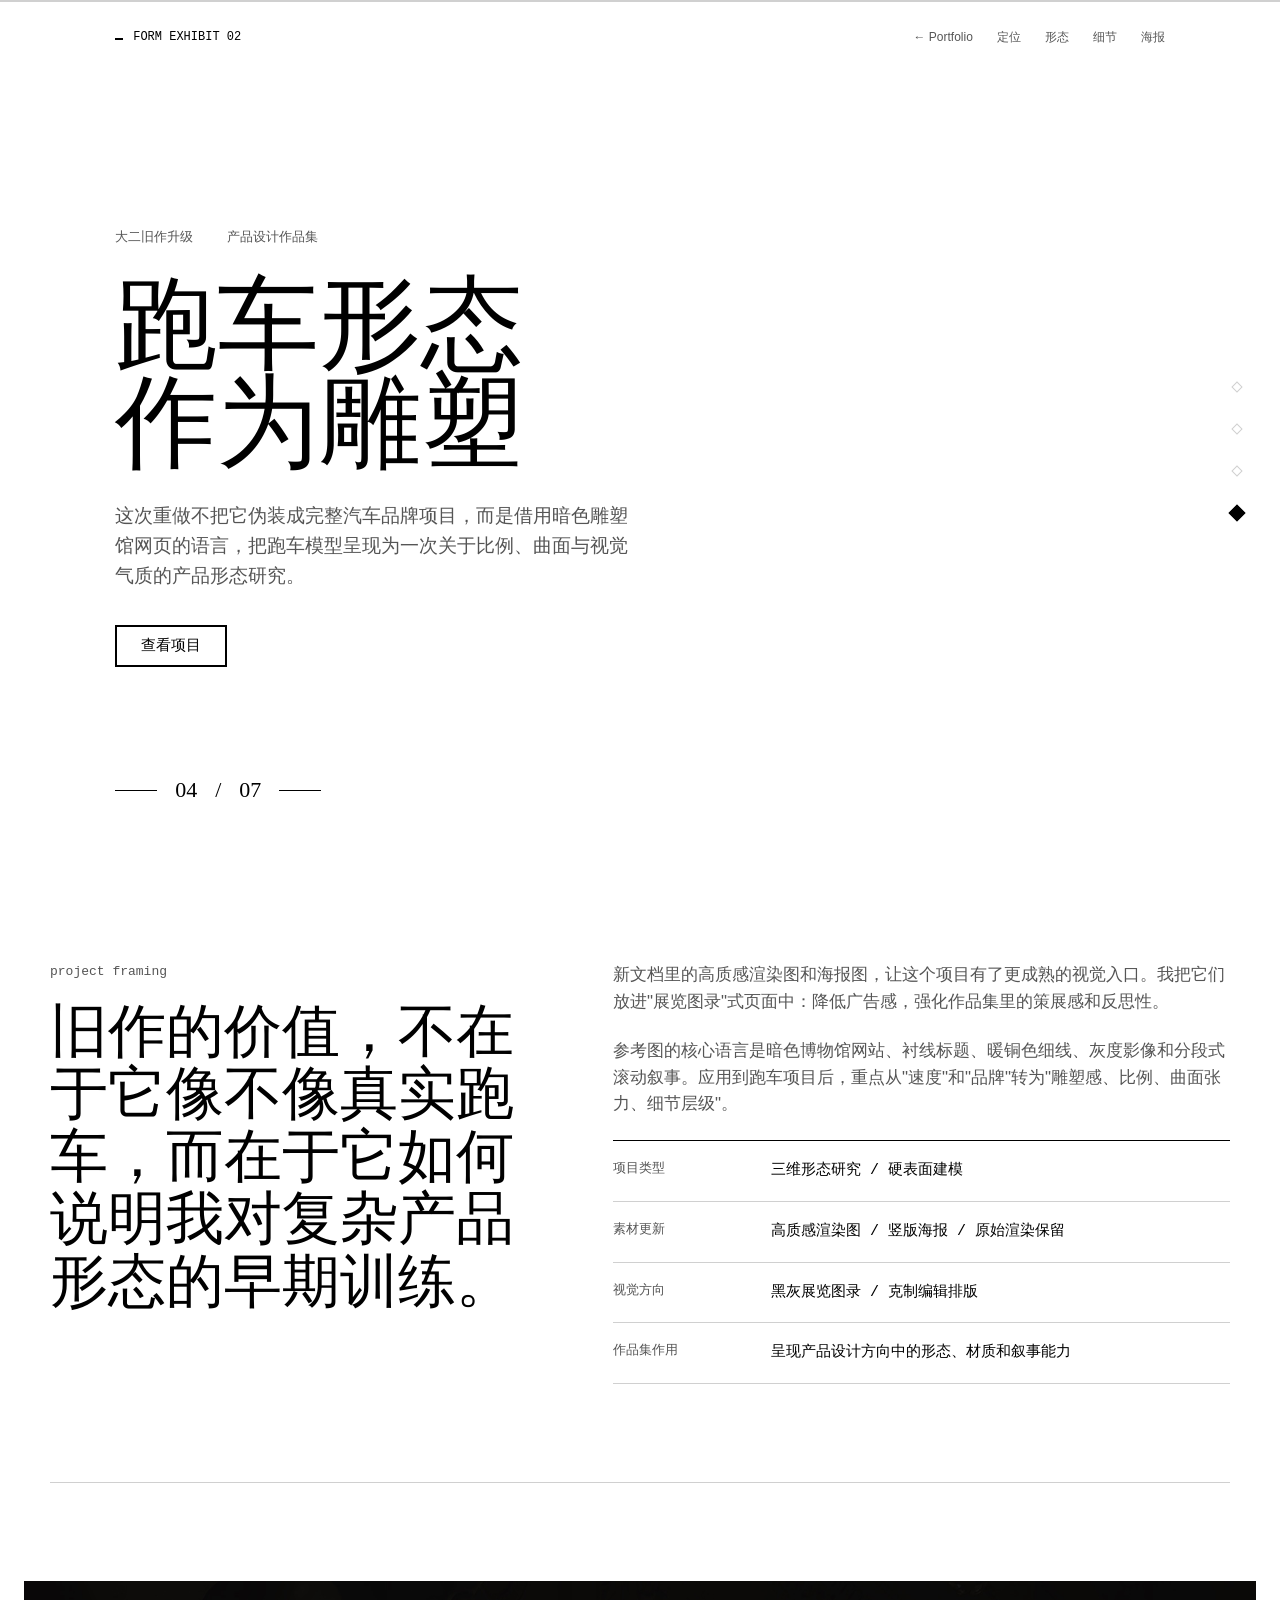
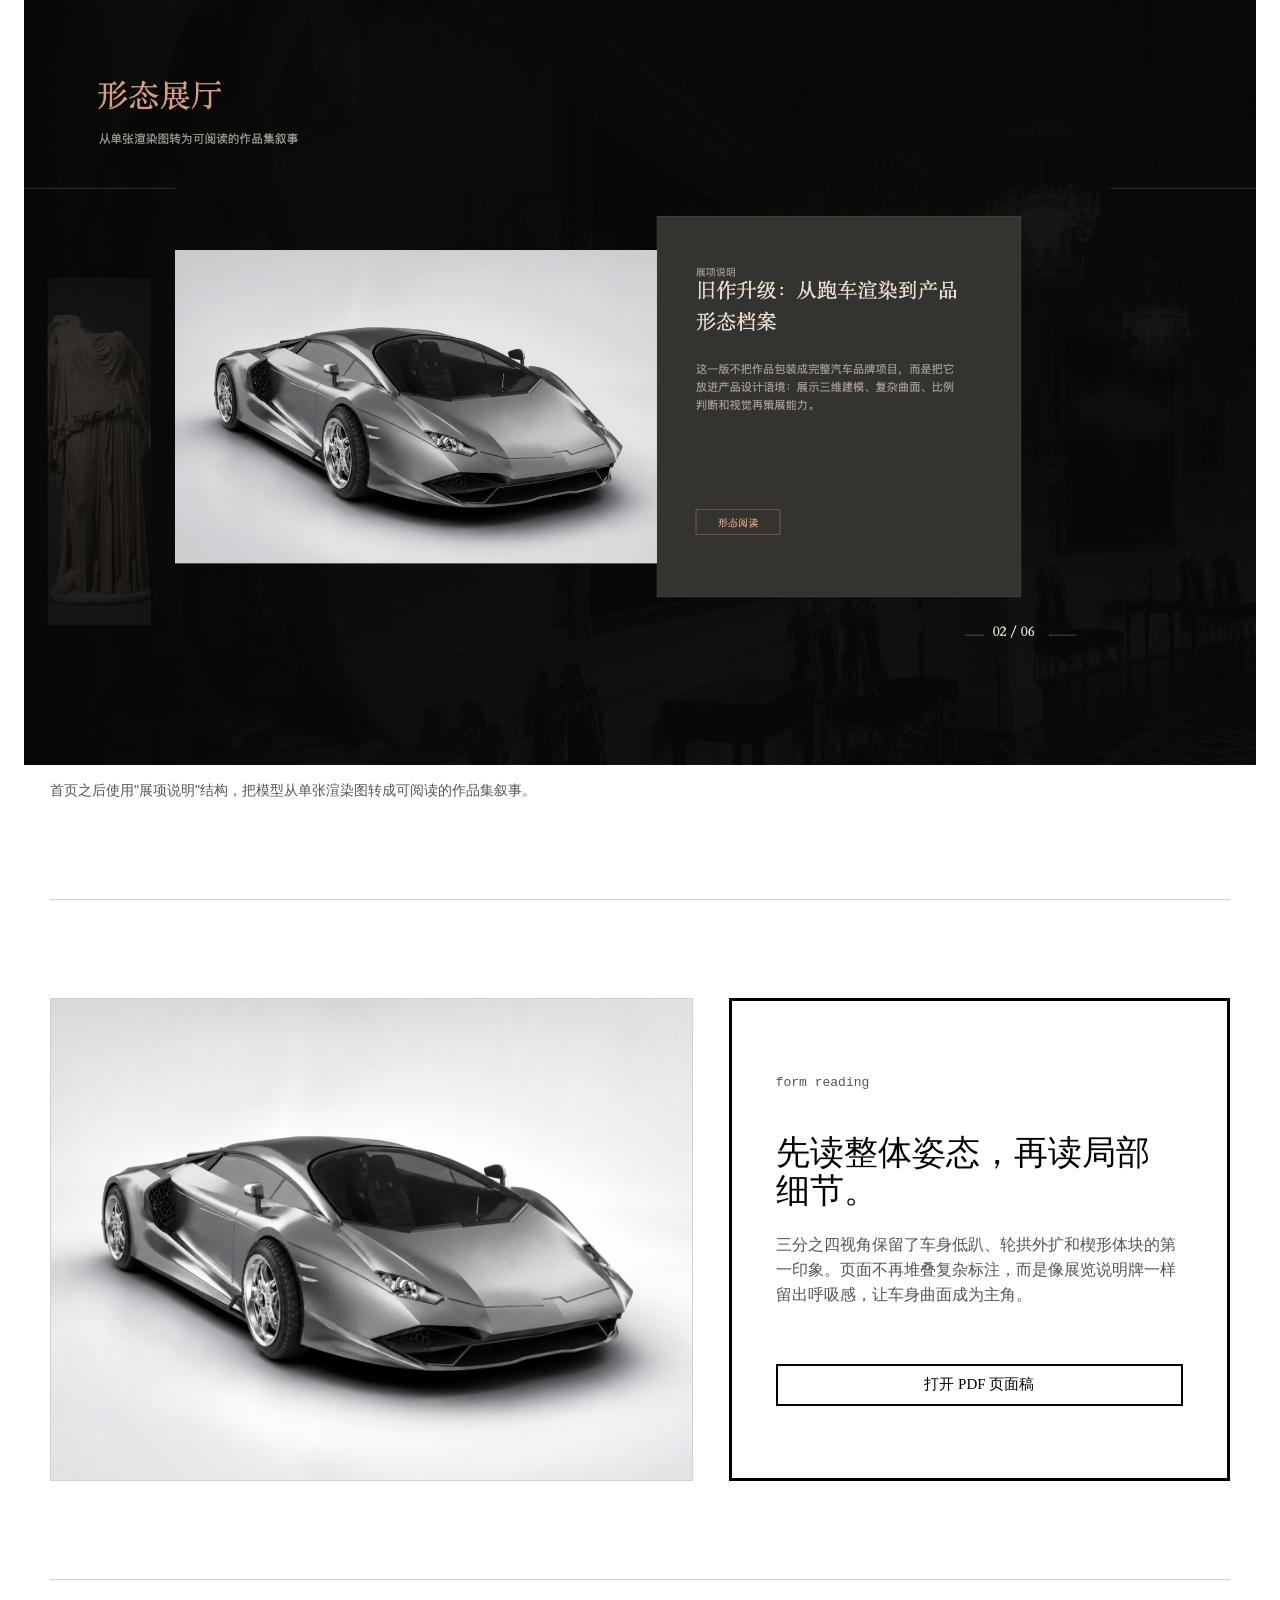
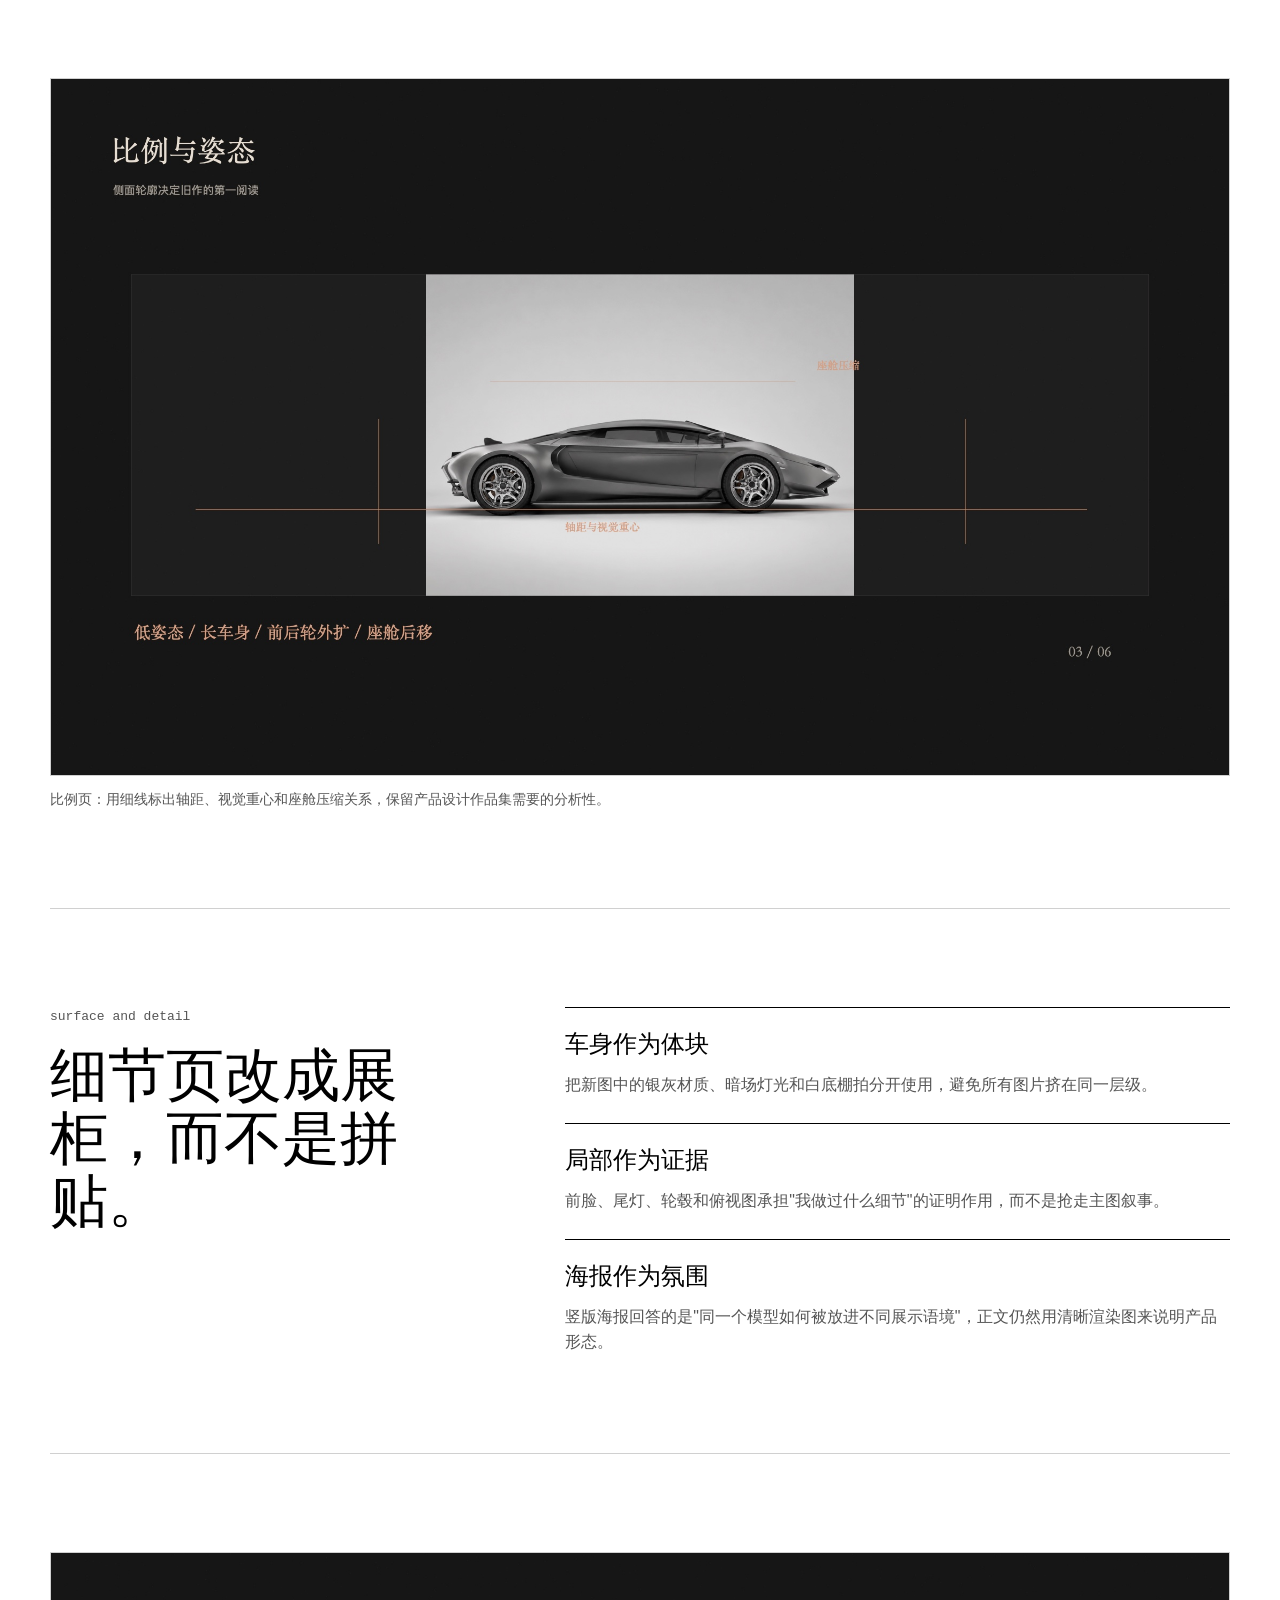
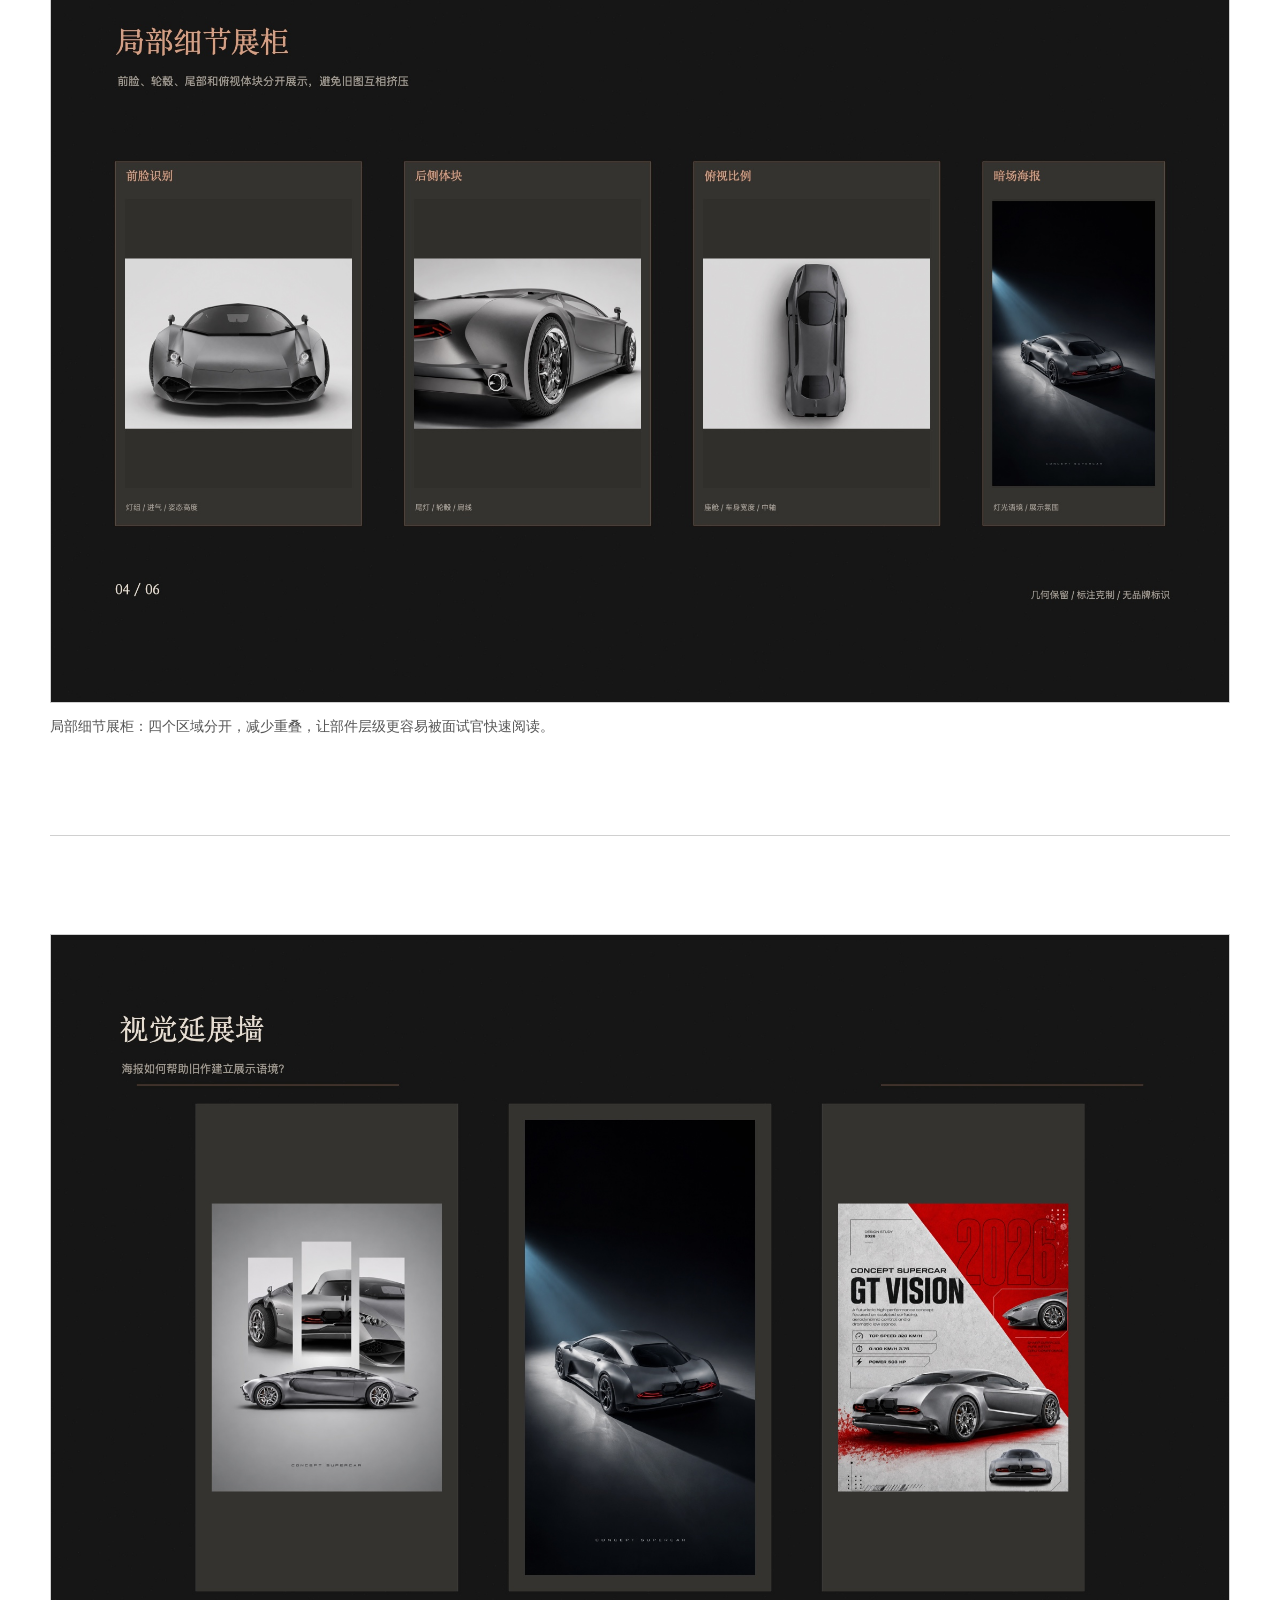
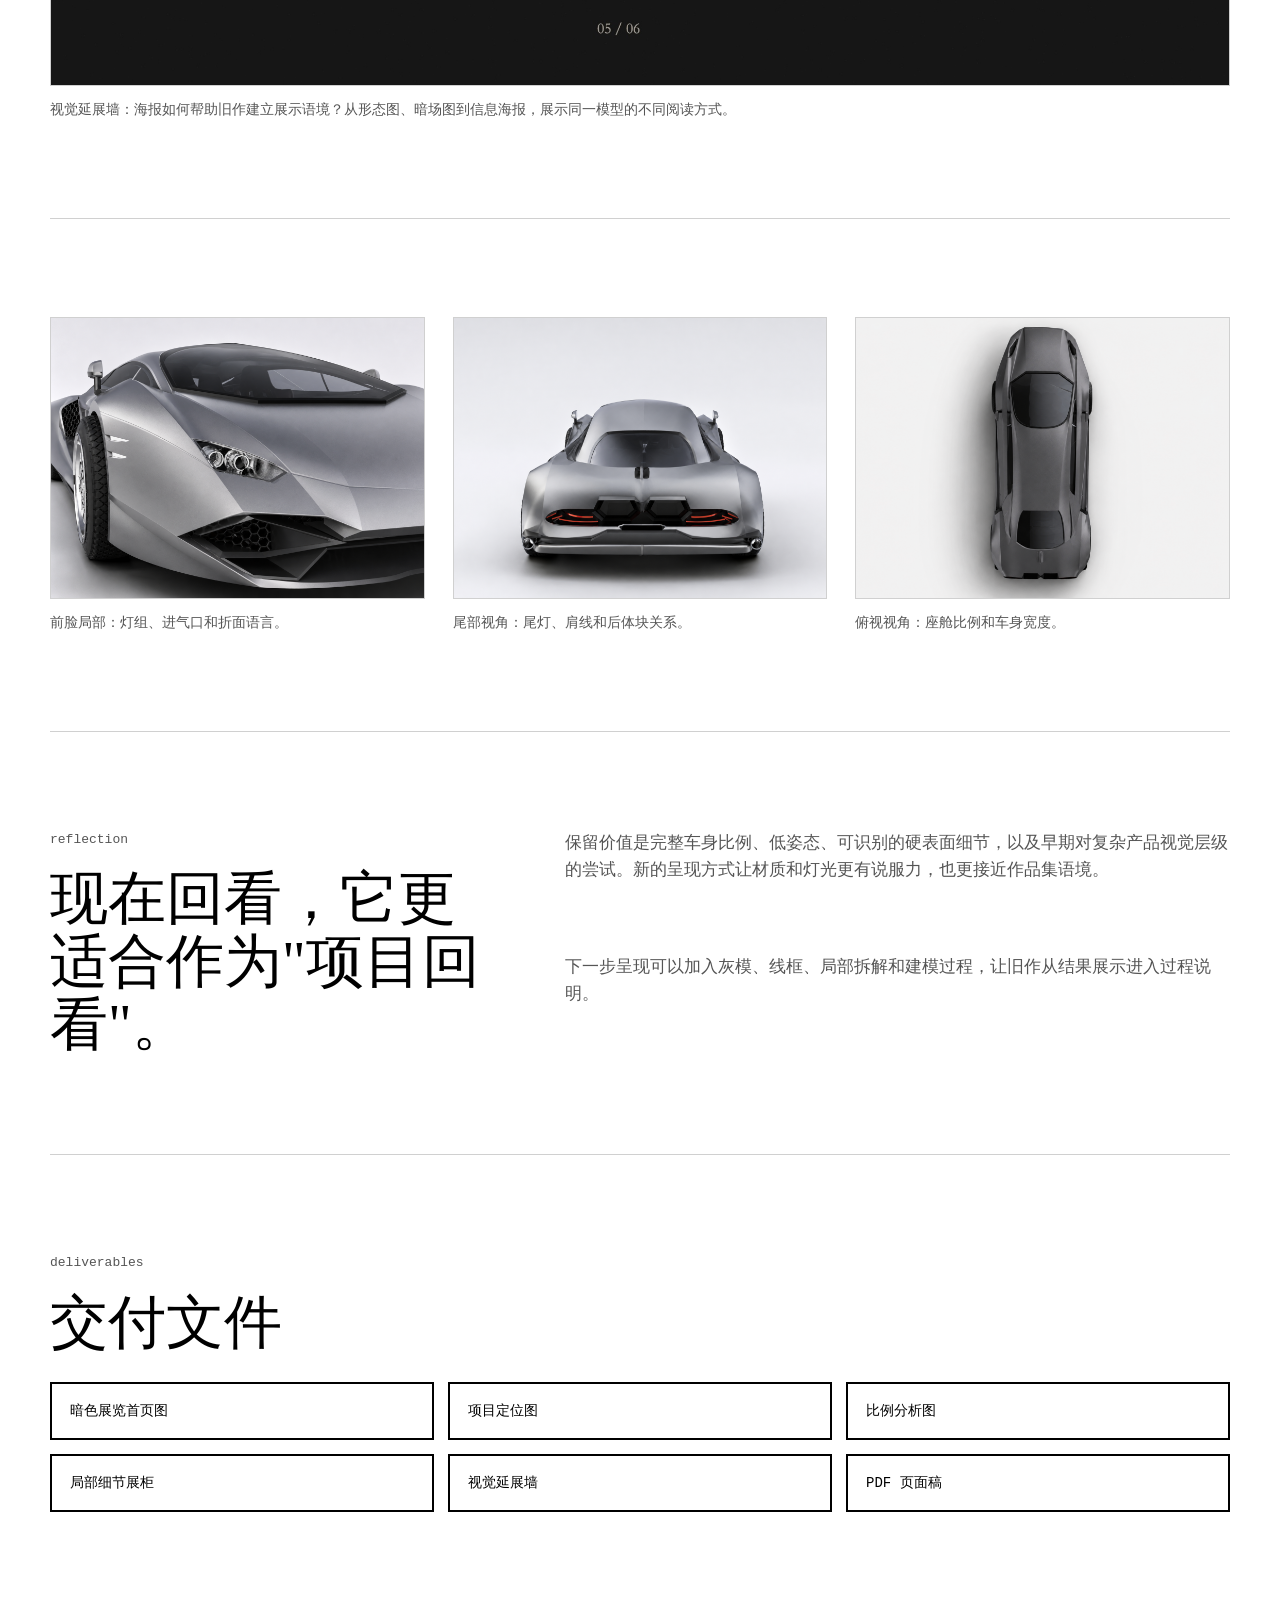
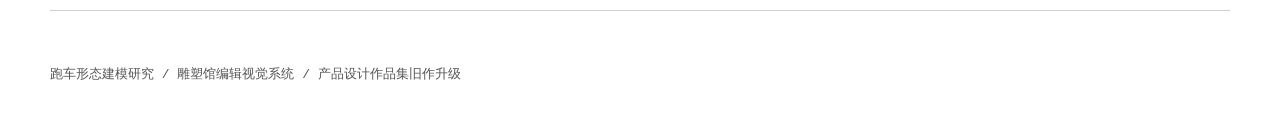
<file: portfolio-page.html>
<!doctype html>
<html lang="zh-CN">
  <head>
    <meta charset="utf-8">
    <meta name="viewport" content="width=device-width, initial-scale=1">
    <title>跑车形态建模研究｜旧作升级</title>
    <style>
      :root {
        --paper: #ffffff;
        --ink: #000000;
        --deep: #e8e8e8;
        --panel: #ffffff;
        --muted: #555555;
        --rule: #000000;
        --rule-light: #d0d0d0;
        --ease-art: cubic-bezier(0.19, 1, 0.22, 1);
      }

      * { box-sizing: border-box; }
      html { scroll-behavior: smooth; }

      body {
        margin: 0;
        color: var(--ink);
        background: var(--paper);
        font-family: -apple-system, BlinkMacSystemFont, "Helvetica Neue", Arial, sans-serif;
        line-height: 1.58;
        overflow-x: hidden;
      }

      img { display: block; width: 100%; height: auto; }
      a { color: inherit; }
      button { font: inherit; }

      .serif { font-family: Georgia, "Songti SC", "STSong", serif; }

      .mono {
        font-family: ui-monospace, SFMono-Regular, Menlo, Monaco, Consolas, monospace;
      }

      .topbar {
        position: fixed;
        top: 28px;
        left: 9vw;
        right: 9vw;
        z-index: 10;
        display: flex;
        justify-content: space-between;
        align-items: center;
        font-size: 12px;
        color: var(--muted);
        transition: top 360ms ease, padding 360ms ease, background 360ms ease;
      }

      .topbar.is-scrolled {
        top: 16px;
        padding: 12px 16px;
        background: rgba(255, 255, 255, 0.92);
        border: 1px solid var(--ink);
        color: var(--ink);
      }

      .brand { letter-spacing: 0; color: var(--ink); }

      .brand::before {
        content: "";
        display: inline-block;
        width: 8px;
        height: 2px;
        margin-right: 10px;
        background: var(--ink);
        vertical-align: 0;
      }

      nav { display: flex; gap: 24px; }

      nav a {
        color: var(--muted);
        text-decoration: none;
        transition: color 200ms ease;
      }

      nav a:hover { color: var(--ink); text-decoration: underline; }

      .progress {
        position: fixed;
        top: 0; left: 0; right: 0;
        z-index: 20;
        height: 2px;
        background: var(--rule-light);
      }

      .progress span {
        display: block;
        width: calc(var(--progress, 0) * 1%);
        height: 100%;
        background: var(--ink);
        transition: width 90ms linear;
      }

      .chapter-rail {
        position: fixed;
        right: 28px;
        top: 50%;
        z-index: 8;
        display: grid;
        gap: 12px;
        transform: translateY(-50%);
      }

      .chapter-dot {
        width: 30px; height: 30px;
        border: 0;
        background: transparent;
        color: var(--rule-light);
        cursor: pointer;
        position: relative;
      }

      .chapter-dot::before {
        content: "";
        position: absolute;
        left: 50%; top: 50%;
        width: 6px; height: 6px;
        border: 1px solid currentColor;
        transform: translate(-50%, -50%) rotate(45deg);
        transition: width 220ms ease, height 220ms ease, color 220ms ease;
      }

      .chapter-dot.is-active { color: var(--ink); }

      .chapter-dot.is-active::before {
        width: 10px; height: 10px;
        background: var(--ink);
      }

      .hero {
        min-height: 96vh;
        position: relative;
        display: grid;
        grid-template-columns: minmax(0, 0.9fr) minmax(420px, 0.8fr);
        gap: 72px;
        align-items: center;
        padding: 110px 9vw 80px;
        overflow: hidden;
        background: var(--bg, #ffffff);
        isolation: isolate;
      }

      .hero-inner {
        position: relative;
        z-index: 2;
        max-width: 760px;
        animation: heroTextIn 900ms ease both;
      }

      .meta-line {
        display: flex;
        flex-wrap: wrap;
        gap: 34px;
        margin-bottom: 28px;
        color: var(--muted);
        font-size: 13px;
      }

      h1, h2, h3 {
        margin: 0;
        font-family: Georgia, "Songti SC", "STSong", serif;
        font-weight: 400;
        letter-spacing: 0;
      }

      h1 {
        max-width: 720px;
        font-size: clamp(48px, 8vw, 104px);
        line-height: 0.96;
      }

      .hero-copy {
        max-width: 620px;
        margin: 28px 0 0;
        color: var(--muted);
        font-size: 19px;
      }

      .outline-button {
        display: inline-flex;
        align-items: center;
        justify-content: center;
        min-height: 42px;
        margin-top: 34px;
        padding: 0 24px;
        border: 2px solid var(--ink);
        color: var(--ink);
        text-decoration: none;
        font-family: Georgia, "Songti SC", "STSong", serif;
        font-size: 15px;
        cursor: pointer;
        position: relative;
        transition: background 200ms ease, color 200ms ease, transform 200ms ease;
      }

      .outline-button:hover {
        background: var(--ink);
        color: var(--paper);
        transform: translateY(-2px);
      }

      .hero-count {
        position: absolute;
        left: 9vw;
        bottom: 56px;
        display: flex;
        gap: 18px;
        align-items: center;
        font-family: Georgia, "Songti SC", "STSong", serif;
        font-size: 22px;
        z-index: 2;
      }

      .hero-count::before,
      .hero-count::after {
        content: "";
        width: 42px;
        height: 1px;
        background: var(--ink);
      }

      main {
        position: relative;
        z-index: 1;
        overflow: hidden;
        background: var(--paper);
      }

      section {
        width: min(1180px, calc(100% - 48px));
        margin: 0 auto;
        padding: 98px 0;
        border-bottom: 1px solid var(--rule-light);
        scroll-margin-top: 96px;
        position: relative;
      }

      .reveal {
        opacity: 0;
        transform: translateY(32px);
        transition:
          opacity 800ms var(--ease-art) var(--reveal-delay, 0ms),
          transform 800ms var(--ease-art) var(--reveal-delay, 0ms);
      }

      .reveal.slide-left { transform: translateX(-40px); }
      .reveal.slide-right { transform: translateX(40px); }
      .reveal.scale-in { transform: scale(0.94); }
      .reveal.wipe-up { transform: translateY(14px); }
      .reveal.depth-in { transform: translateY(48px) scale(0.975); }

      .reveal.in-view { opacity: 1; transform: none; }

      .intro {
        display: grid;
        grid-template-columns: 0.88fr 1.12fr;
        gap: 78px;
        align-items: start;
      }

      .eyebrow { margin: 0 0 18px; color: var(--muted); font-size: 13px; }

      h2 { font-size: clamp(34px, 5vw, 58px); line-height: 1.08; }

      p { margin: 0; color: var(--muted); font-size: 16px; }

      .body-copy { display: grid; gap: 22px; }
      .body-copy p { font-size: 17px; }

      .meta-table { border-top: 1px solid var(--ink); }

      .meta-row {
        display: grid;
        grid-template-columns: 138px 1fr;
        gap: 20px;
        padding: 18px 0;
        border-bottom: 1px solid var(--rule-light);
      }

      .meta-label { color: var(--muted); font-size: 13px; }
      .meta-value { font-size: 15px; }

      .wide-image {
        width: min(1500px, calc(100vw - 48px));
        margin-left: 50%;
        transform: translateX(-50%);
        background: var(--paper);
        position: relative;
        overflow: hidden;
      }

      .wide-image img {
        max-height: none;
        object-fit: contain;
      }

      .caption { margin-top: 14px; color: var(--muted); font-size: 14px; }

      .split-feature {
        display: grid;
        grid-template-columns: 1fr 0.78fr;
        gap: 36px;
        align-items: stretch;
      }

      .feature-panel {
        background: #ffffff;
        padding: 44px;
        display: grid;
        align-content: center;
        gap: 22px;
        border: 3px solid var(--ink);
        position: relative;
      }

      .feature-panel h3 { font-size: 34px; line-height: 1.12; }

      .grid-two, .grid-three { display: grid; gap: 28px; }
      .grid-two { grid-template-columns: repeat(2, minmax(0, 1fr)); }
      .grid-three { grid-template-columns: repeat(3, minmax(0, 1fr)); }

      figure {
        margin: 0;
        position: relative;
        overflow: clip;
        cursor: zoom-in;
        isolation: isolate;
        transition: transform 280ms ease;
      }

      figure img {
        background: var(--paper);
        border: 1px solid var(--rule-light);
        position: relative;
        z-index: 1;
        transition: transform 480ms ease, border-color 280ms ease;
      }

      figure:hover { transform: translateY(-4px); }
      figure:hover img { transform: scale(1.015); border-color: var(--ink); }
      figure.reveal.in-view:hover { transform: translateY(-4px); }

      figcaption {
        padding-top: 12px;
        color: var(--muted);
        font-size: 14px;
        position: relative;
        z-index: 3;
      }

      .analysis {
        display: grid;
        grid-template-columns: 0.8fr 1.2fr;
        gap: 72px;
      }

      .points { display: grid; gap: 26px; }

      .point {
        padding-top: 18px;
        border-top: 1px solid var(--ink);
        position: relative;
        transition: transform 260ms ease;
      }

      .point:hover { transform: translateX(6px); }

      .point strong {
        display: block;
        margin-bottom: 8px;
        font-family: Georgia, "Songti SC", "STSong", serif;
        font-size: 24px;
        font-weight: 400;
      }

      .asset-list { display: grid; grid-template-columns: repeat(3, minmax(0, 1fr)); gap: 14px; }

      .asset-list a {
        min-height: 58px;
        display: flex;
        align-items: center;
        border: 2px solid var(--ink);
        padding: 0 18px;
        text-decoration: none;
        font-size: 14px;
        position: relative;
        transition: background 200ms ease, color 200ms ease, transform 200ms ease;
      }

      .asset-list a:hover {
        background: var(--ink);
        color: var(--paper);
        transform: translateY(-2px);
      }

      .lightbox {
        position: fixed;
        inset: 0;
        z-index: 30;
        display: grid;
        grid-template-rows: 1fr auto;
        padding: 34px;
        background: rgba(245, 245, 245, 0.96);
        opacity: 0;
        pointer-events: none;
        transform: translateY(12px);
        transition: opacity 300ms ease, transform 480ms var(--ease-art);
      }

      .lightbox.is-open { opacity: 1; pointer-events: auto; transform: none; }

      .lightbox img {
        width: min(100%, 1440px);
        max-height: calc(100vh - 150px);
        margin: auto;
        object-fit: contain;
        border: 1px solid var(--ink);
        background: var(--paper);
        position: relative;
        z-index: 1;
        opacity: 0;
        transform: translateY(14px) scale(0.985);
        transition: opacity 380ms ease 60ms, transform 500ms var(--ease-art) 60ms;
      }

      .lightbox.is-open img { opacity: 1; transform: none; }

      .lightbox-caption {
        max-width: 980px;
        margin: 18px auto 0;
        color: var(--muted);
        text-align: center;
        position: relative;
        z-index: 1;
      }

      .lightbox-count {
        position: absolute;
        top: 28px;
        left: 28px;
        z-index: 2;
        color: var(--muted);
        font-size: 13px;
        font-family: ui-monospace, SFMono-Regular, Menlo, Monaco, Consolas, monospace;
      }

      .lightbox button {
        position: absolute;
        border: 2px solid var(--ink);
        background: rgba(255, 255, 255, 0.9);
        color: var(--ink);
        cursor: pointer;
        z-index: 2;
        transition: background 200ms ease;
      }

      .lightbox button:hover { background: var(--ink); color: var(--paper); }

      .lightbox-close { top: 24px; right: 24px; width: 44px; height: 44px; font-size: 20px; border: 0; background: transparent; color: var(--ink); cursor: pointer; }

      .lightbox-prev, .lightbox-next {
        top: 50%;
        width: 46px;
        height: 72px;
        transform: translateY(-50%);
        border: 2px solid var(--ink);
        font-size: 22px;
      }

      .lightbox-prev { left: 24px; }
      .lightbox-next { right: 24px; }

      @keyframes heroTextIn {
        from { opacity: 0; transform: translateY(28px); }
        to   { opacity: 1; transform: none; }
      }

      footer {
        width: min(1180px, calc(100% - 48px));
        margin: 0 auto;
        padding: 54px 0;
        color: var(--muted);
        font-size: 13px;
        position: relative;
        z-index: 1;
      }

      @media (max-width: 860px) {
        .topbar { left: 24px; right: 24px; }
        nav { display: none; }
        .chapter-rail { display: none; }

        .hero {
          min-height: 88vh;
          grid-template-columns: 1fr;
          gap: 38px;
          padding: 100px 24px 80px;
        }

        .hero-count { left: 24px; }

        section, footer { width: min(100% - 28px, 1180px); }
        section { padding: 68px 0; }

        .intro, .split-feature, .analysis, .grid-two, .grid-three, .asset-list {
          grid-template-columns: 1fr;
          gap: 30px;
        }

        .feature-panel { padding: 28px; }

        .meta-row { grid-template-columns: 1fr; gap: 4px; }

        .lightbox { padding: 18px; }
        .lightbox-prev, .lightbox-next { display: none; }
      }

      @media (prefers-reduced-motion: reduce) {
        *, *::before, *::after {
          animation-duration: 0.01ms !important;
          animation-iteration-count: 1 !important;
          scroll-behavior: auto !important;
          transition-duration: 0.01ms !important;
        }
        .reveal { opacity: 1; transform: none; }
      }
    </style>
  </head>
  <body>
    <div class="progress" aria-hidden="true"><span></span></div>
    <div class="chapter-rail" aria-label="章节快速导航">
      <button class="chapter-dot" type="button" data-target="context" aria-label="定位"></button>
      <button class="chapter-dot" type="button" data-target="form" aria-label="形态"></button>
      <button class="chapter-dot" type="button" data-target="detail" aria-label="细节"></button>
      <button class="chapter-dot" type="button" data-target="poster" aria-label="海报"></button>
    </div>
    <header class="hero">
      <div class="topbar">
        <div class="brand mono">FORM EXHIBIT 02</div>
        <nav aria-label="项目导航">
          <a href="index.html">← Portfolio</a>
          <a href="#context">定位</a>
          <a href="#form">形态</a>
          <a href="#detail">细节</a>
          <a href="#poster">海报</a>
        </nav>
      </div>
      <div class="hero-inner">
        <div class="meta-line">
          <span>大二旧作升级</span>
          <span>产品设计作品集</span>
        </div>
        <h1>跑车形态<br>作为雕塑</h1>
        <p class="hero-copy">这次重做不把它伪装成完整汽车品牌项目，而是借用暗色雕塑馆网页的语言，把跑车模型呈现为一次关于比例、曲面与视觉气质的产品形态研究。</p>
        <a class="outline-button" href="#context">查看项目</a>
      </div>
      <div class="hero-count"><span id="hero-count-current">01</span> / <span id="hero-count-total">06</span></div>
    </header>

    <main>
      <section id="context" class="intro">
        <div>
          <p class="eyebrow mono">project framing</p>
          <h2>旧作的价值，不在于它像不像真实跑车，而在于它如何说明我对复杂产品形态的早期训练。</h2>
        </div>
        <div class="body-copy">
          <p>新文档里的高质感渲染图和海报图，让这个项目有了更成熟的视觉入口。我把它们放进"展览图录"式页面中：降低广告感，强化作品集里的策展感和反思性。</p>
          <p>参考图的核心语言是暗色博物馆网站、衬线标题、暖铜色细线、灰度影像和分段式滚动叙事。应用到跑车项目后，重点从"速度"和"品牌"转为"雕塑感、比例、曲面张力、细节层级"。</p>
          <div class="meta-table mono">
            <div class="meta-row">
              <div class="meta-label">项目类型</div>
              <div class="meta-value">三维形态研究 / 硬表面建模</div>
            </div>
            <div class="meta-row">
              <div class="meta-label">素材更新</div>
              <div class="meta-value">高质感渲染图 / 竖版海报 / 原始渲染保留</div>
            </div>
            <div class="meta-row">
              <div class="meta-label">视觉方向</div>
              <div class="meta-value">黑灰展览图录 / 克制编辑排版</div>
            </div>
            <div class="meta-row">
              <div class="meta-label">作品集作用</div>
              <div class="meta-value">呈现产品设计方向中的形态、材质和叙事能力</div>
            </div>
          </div>
        </div>
      </section>

      <section id="form">
        <div class="wide-image">
          <img loading="lazy" decoding="async" src="assets/sculptural-editorial/exhibition-overview.jpg" alt="跑车旧作升级的暗色展览图录页面">
        </div>
        <p class="caption">首页之后使用"展项说明"结构，把模型从单张渲染图转成可阅读的作品集叙事。</p>
      </section>

      <section class="split-feature">
        <figure>
          <img loading="lazy" decoding="async" src="assets/sculptural-editorial/source/01_three-quarter_studio.png" alt="高质感跑车三分之四视角">
        </figure>
        <div class="feature-panel">
          <p class="eyebrow mono">form reading</p>
          <h3>先读整体姿态，再读局部细节。</h3>
          <p>三分之四视角保留了车身低趴、轮拱外扩和楔形体块的第一印象。页面不再堆叠复杂标注，而是像展览说明牌一样留出呼吸感，让车身曲面成为主角。</p>
          <a class="outline-button" href="supercar-sculptural-study.pdf">打开 PDF 页面稿</a>
        </div>
      </section>

      <section>
        <figure>
          <img loading="lazy" decoding="async" src="assets/sculptural-editorial/proportion-study.jpg" alt="跑车侧面比例分析页面">
          <figcaption>比例页：用细线标出轴距、视觉重心和座舱压缩关系，保留产品设计作品集需要的分析性。</figcaption>
        </figure>
      </section>

      <section id="detail" class="analysis">
        <div>
          <p class="eyebrow mono">surface and detail</p>
          <h2>细节页改成展柜，而不是拼贴。</h2>
        </div>
        <div class="points">
          <div class="point">
            <strong>车身作为体块</strong>
            <p>把新图中的银灰材质、暗场灯光和白底棚拍分开使用，避免所有图片挤在同一层级。</p>
          </div>
          <div class="point">
            <strong>局部作为证据</strong>
            <p>前脸、尾灯、轮毂和俯视图承担"我做过什么细节"的证明作用，而不是抢走主图叙事。</p>
          </div>
          <div class="point">
            <strong>海报作为氛围</strong>
            <p>竖版海报回答的是"同一个模型如何被放进不同展示语境"，正文仍然用清晰渲染图来说明产品形态。</p>
          </div>
        </div>
      </section>

      <section>
        <figure>
          <img loading="lazy" decoding="async" src="assets/sculptural-editorial/detail-salon.jpg" alt="跑车模型局部细节展柜页面">
          <figcaption>局部细节展柜：四个区域分开，减少重叠，让部件层级更容易被面试官快速阅读。</figcaption>
        </figure>
      </section>

      <section id="poster">
        <figure>
          <img loading="lazy" decoding="async" src="assets/sculptural-editorial/poster-wall.jpg" alt="跑车项目视觉延展墙">
          <figcaption>视觉延展墙：海报如何帮助旧作建立展示语境？从形态图、暗场图到信息海报，展示同一模型的不同阅读方式。</figcaption>
        </figure>
      </section>

      <section class="grid-three">
        <figure>
          <img loading="lazy" decoding="async" src="assets/sculptural-editorial/source/02_front_closeup.png" alt="跑车前脸局部放大图">
          <figcaption>前脸局部：灯组、进气口和折面语言。</figcaption>
        </figure>
        <figure>
          <img loading="lazy" decoding="async" src="assets/sculptural-editorial/source/13_rear_studio.png" alt="跑车尾部棚拍图">
          <figcaption>尾部视角：尾灯、肩线和后体块关系。</figcaption>
        </figure>
        <figure>
          <img loading="lazy" decoding="async" src="assets/sculptural-editorial/source/15_top_shadow.png" alt="跑车俯视图">
          <figcaption>俯视视角：座舱比例和车身宽度。</figcaption>
        </figure>
      </section>

      <section class="analysis">
        <div>
          <p class="eyebrow mono">reflection</p>
          <h2>现在回看，它更适合作为"项目回看"。</h2>
        </div>
        <div class="body-copy">
          <p>保留价值是完整车身比例、低姿态、可识别的硬表面细节，以及早期对复杂产品视觉层级的尝试。新的呈现方式让材质和灯光更有说服力，也更接近作品集语境。</p>
          <p>下一步呈现可以加入灰模、线框、局部拆解和建模过程，让旧作从结果展示进入过程说明。</p>
        </div>
      </section>

      <section>
        <p class="eyebrow mono">deliverables</p>
        <h2>交付文件</h2>
        <div class="asset-list mono" style="margin-top: 28px;">
          <a href="assets/sculptural-editorial/museum-hero.jpg">暗色展览首页图</a>
          <a href="assets/sculptural-editorial/exhibition-overview.jpg">项目定位图</a>
          <a href="assets/sculptural-editorial/proportion-study.jpg">比例分析图</a>
          <a href="assets/sculptural-editorial/detail-salon.jpg">局部细节展柜</a>
          <a href="assets/sculptural-editorial/poster-wall.jpg">视觉延展墙</a>
          <a href="supercar-sculptural-study.pdf">PDF 页面稿</a>
        </div>
      </section>
    </main>

    <footer class="mono">
      跑车形态建模研究 / 雕塑馆编辑视觉系统 / 产品设计作品集旧作升级
    </footer>
    <div class="lightbox" aria-hidden="true" role="dialog" aria-label="图片查看器">
      <button class="lightbox-close" type="button" aria-label="关闭">×</button>
      <button class="lightbox-prev" type="button" aria-label="上一张">‹</button>
      <button class="lightbox-next" type="button" aria-label="下一张">›</button>
      <img alt="">
      <p class="lightbox-caption"></p>
    </div>
    <script>
      const root = document.documentElement;
      const topbar = document.querySelector(".topbar");
      const progress = document.querySelector(".progress span");
      const navLinks = [...document.querySelectorAll("nav a")];
      const chapterDots = [...document.querySelectorAll(".chapter-dot")];
      const prefersReducedMotion = window.matchMedia("(prefers-reduced-motion: reduce)");
      const chapters = ["context", "form", "detail", "poster"]
        .map((id) => document.getElementById(id))
        .filter(Boolean);

      function updateScrollState() {
        const max = Math.max(1, document.body.scrollHeight - window.innerHeight);
        const pct = Math.min(100, Math.max(0, (window.scrollY / max) * 100));
        root.style.setProperty("--progress", pct.toFixed(2));
        topbar.classList.toggle("is-scrolled", window.scrollY > 80);
      }

      function setActiveChapter(id) {
        navLinks.forEach((link) => link.classList.toggle("is-active", link.getAttribute("href") === `#${id}`));
        chapterDots.forEach((dot) => dot.classList.toggle("is-active", dot.dataset.target === id));
        const idx = chapters.findIndex((c) => c.id === id);
        if (idx >= 0) {
          document.getElementById("hero-count-current").textContent = String(idx + 1).padStart(2, "0");
        }
      }

      const revealObserver = new IntersectionObserver((entries) => {
        entries.forEach((entry) => {
          if (entry.isIntersecting) entry.target.classList.add("in-view");
        });
      }, { threshold: 0.16 });

      const revealStyles = ["wipe-up", "slide-left", "scale-in", "slide-right", "depth-in"];
      document.querySelectorAll("section, .feature-panel, figure").forEach((el, index) => {
        const style = revealStyles[index % revealStyles.length];
        el.classList.add("reveal", style);
        el.style.setProperty("--reveal-delay", `${(index % 4) * 70}ms`);
        revealObserver.observe(el);
      });

      const chapterObserver = new IntersectionObserver((entries) => {
        const visible = entries
          .filter((entry) => entry.isIntersecting)
          .sort((a, b) => b.intersectionRatio - a.intersectionRatio)[0];
        if (visible) setActiveChapter(visible.target.id);
      }, { rootMargin: "-25% 0px -55% 0px", threshold: [0.1, 0.35, 0.65] });

      chapters.forEach((chapter) => chapterObserver.observe(chapter));

      const lightbox = document.querySelector(".lightbox");
      const lightboxImg = lightbox.querySelector("img");
      const lightboxCaption = lightbox.querySelector(".lightbox-caption");
      const lightboxCount = document.createElement("span");
      lightboxCount.className = "lightbox-count";
      lightbox.appendChild(lightboxCount);
      const closeButton = lightbox.querySelector(".lightbox-close");
      const prevButton = lightbox.querySelector(".lightbox-prev");
      const nextButton = lightbox.querySelector(".lightbox-next");
      const gallery = [...document.querySelectorAll("main figure img")].map((img) => ({
        src: img.currentSrc || img.src,
        alt: img.alt || "",
        caption: img.closest("figure")?.querySelector("figcaption")?.textContent?.trim() || img.alt || ""
      }));
      let activeImage = 0;

      document.getElementById("hero-count-total").textContent = String(gallery.length).padStart(2, "0");

      function openLightbox(index) {
        activeImage = index;
        const item = gallery[activeImage];
        lightboxImg.src = item.src;
        lightboxImg.alt = item.alt;
        lightboxCaption.textContent = item.caption;
        lightboxCount.textContent = `${String(activeImage + 1).padStart(2, "0")} / ${String(gallery.length).padStart(2, "0")}`;
        lightbox.classList.add("is-open");
        lightbox.setAttribute("aria-hidden", "false");
        document.body.style.overflow = "hidden";
      }

      function closeLightbox() {
        lightbox.classList.remove("is-open");
        lightbox.setAttribute("aria-hidden", "true");
        document.body.style.overflow = "";
      }

      function moveLightbox(direction) {
        activeImage = (activeImage + direction + gallery.length) % gallery.length;
        openLightbox(activeImage);
      }

      document.querySelectorAll("main figure img").forEach((img, index) => {
        img.closest("figure")?.addEventListener("click", () => openLightbox(index));
      });
      closeButton.addEventListener("click", closeLightbox);
      prevButton.addEventListener("click", () => moveLightbox(-1));
      nextButton.addEventListener("click", () => moveLightbox(1));
      lightbox.addEventListener("click", (event) => {
        if (event.target === lightbox) closeLightbox();
      });
      window.addEventListener("keydown", (event) => {
        if (!lightbox.classList.contains("is-open")) return;
        if (event.key === "Escape") closeLightbox();
        if (event.key === "ArrowLeft") moveLightbox(-1);
        if (event.key === "ArrowRight") moveLightbox(1);
      });

      updateScrollState();
      window.addEventListener("scroll", updateScrollState, { passive: true });
      window.addEventListener("resize", updateScrollState);
    </script>
  </body>
</html>
</file>
